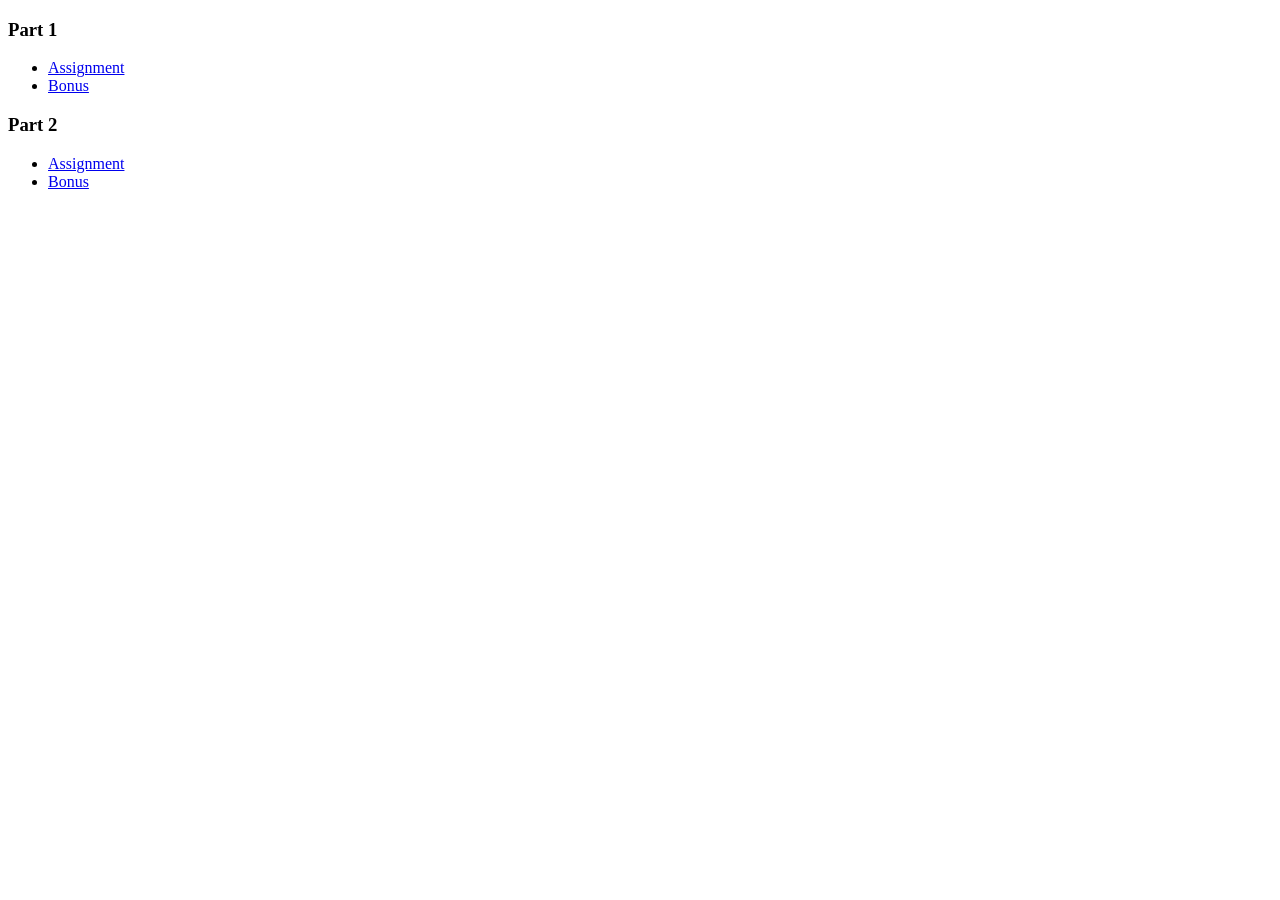
<file: wd-javascript-fundamentals-master/index.html>
<!DOCTYPE html>
<html>
  <head>
    <meta charset="utf-8">
    <title>JavaScript Fundamentals</title>
  </head>
  <body>
    <h3>Part 1</h3>
    <ul>
      <li><a href="part1/assignment.html">Assignment</a></li>
      <li><a href="part1/bonus.html">Bonus</a></li>
    </ul>

    <h3>Part 2</h3>
    <ul>
      <li><a href="part2/assignment.html">Assignment</a></li>
      <li><a href="part2/bonus.html">Bonus</a></li>
    </ul>
  </body>
</html>
</file>
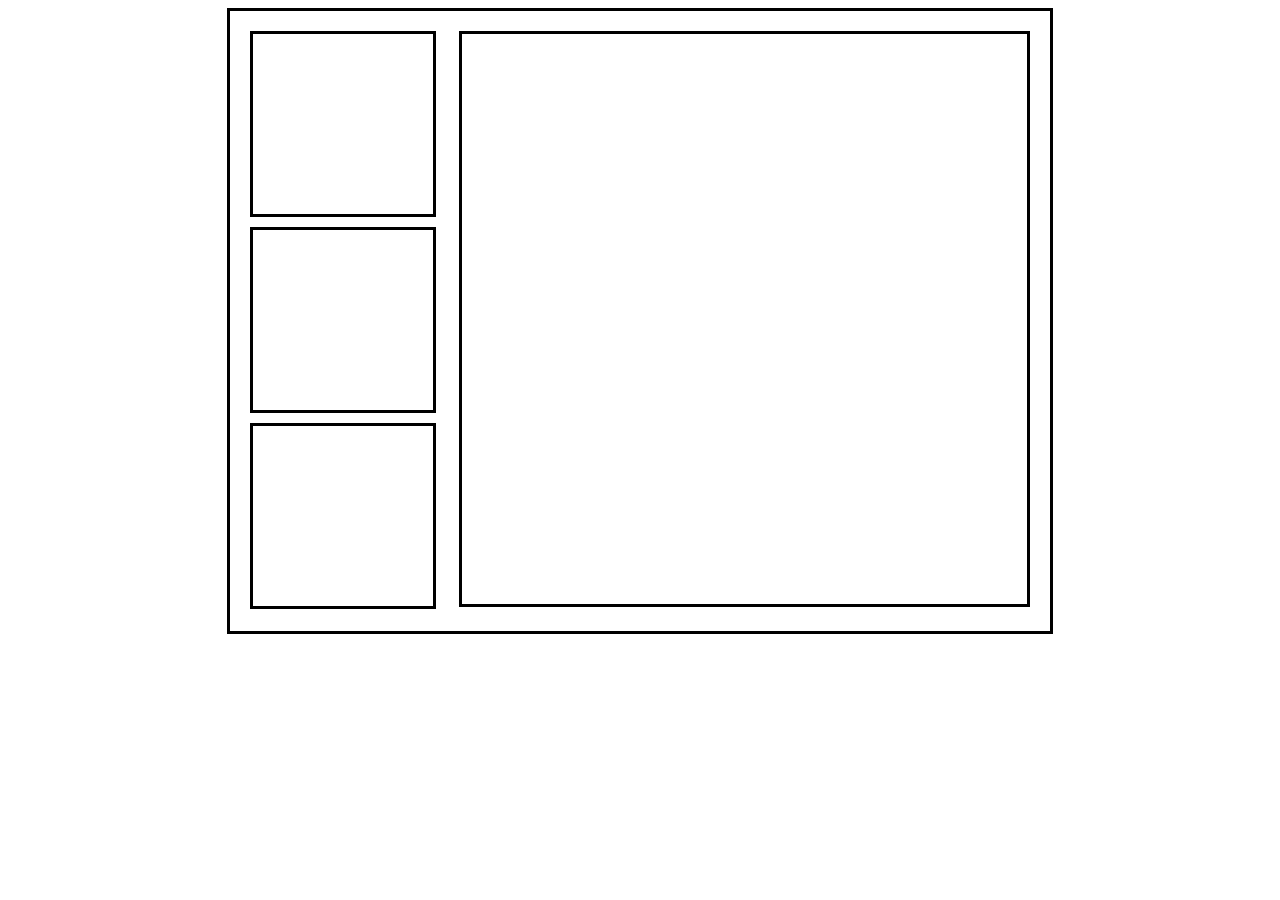
<file: css-layout-exercises-master/1/index.html>
<!DOCTYPE html>
<html>
<head>
  <title>Wireframe 1</title>
<link rel="stylesheet" type="text/css" href="styles.css">
</head>
<body>


<div id="container">

<div id="smallboxes">

<div id="smallbox1">
</div>

<div id="smallbox1">
</div>

<div id="smallbox1">
</div>

</div>

<div id="bigbox">
</div>


</div>



</body>
</html>
</file>
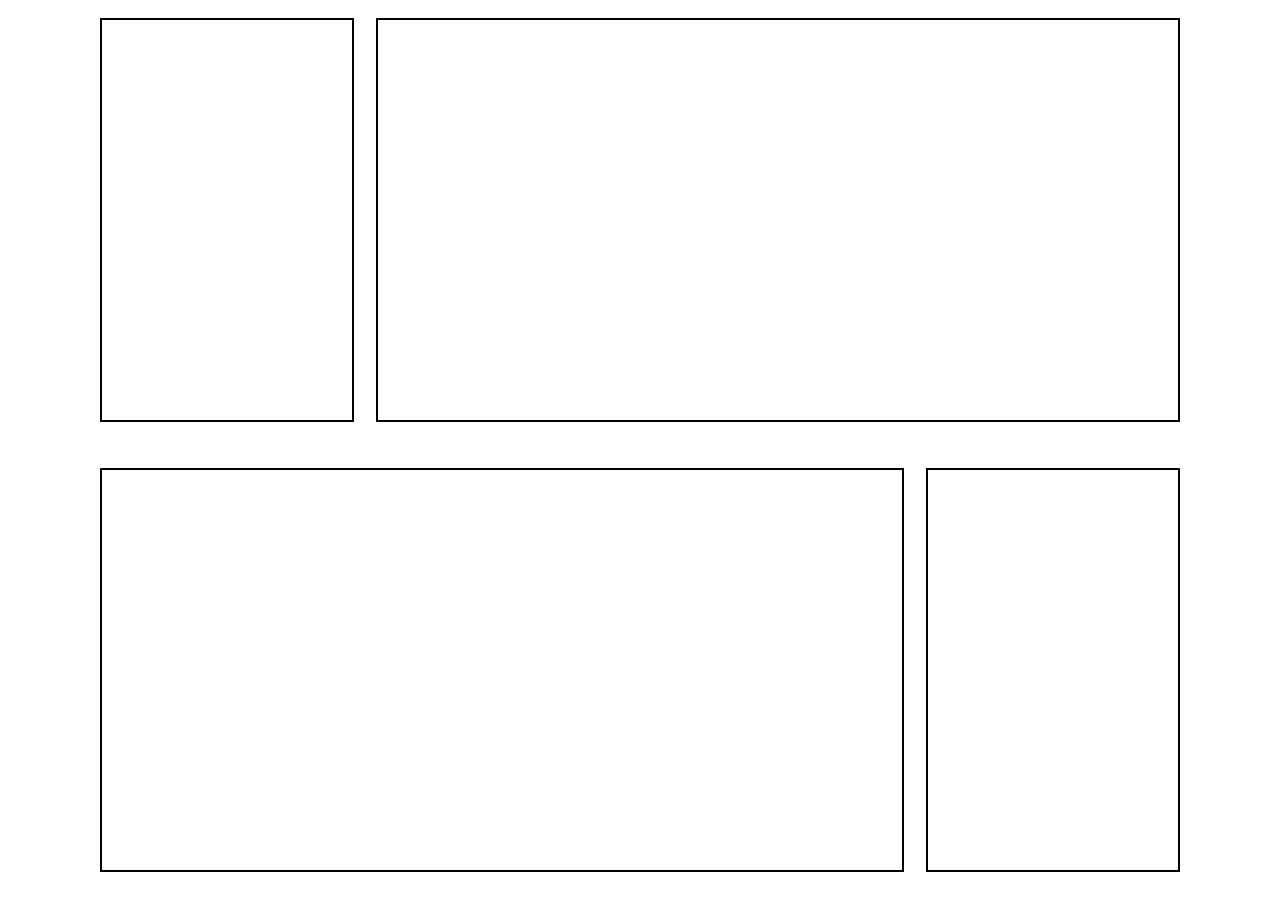
<file: css-layout-exercises-master/2/index.html>
<!DOCTYPE html>
<html>
<head>
  <title>Wireframe 2</title>
<link rel="stylesheet" type="text/css" href="styles.css">
</head>
<body>

  <div id= "topbox">
    <div id="smallbox1">
    </div>
    <div id="bigbox1">
    </div>
  </div>
  <div id="bottombox">
  <div id="smallbox2">
  </div>
  <div id="bigbox2">
</div>
</div>
</body>
</html>
</file>
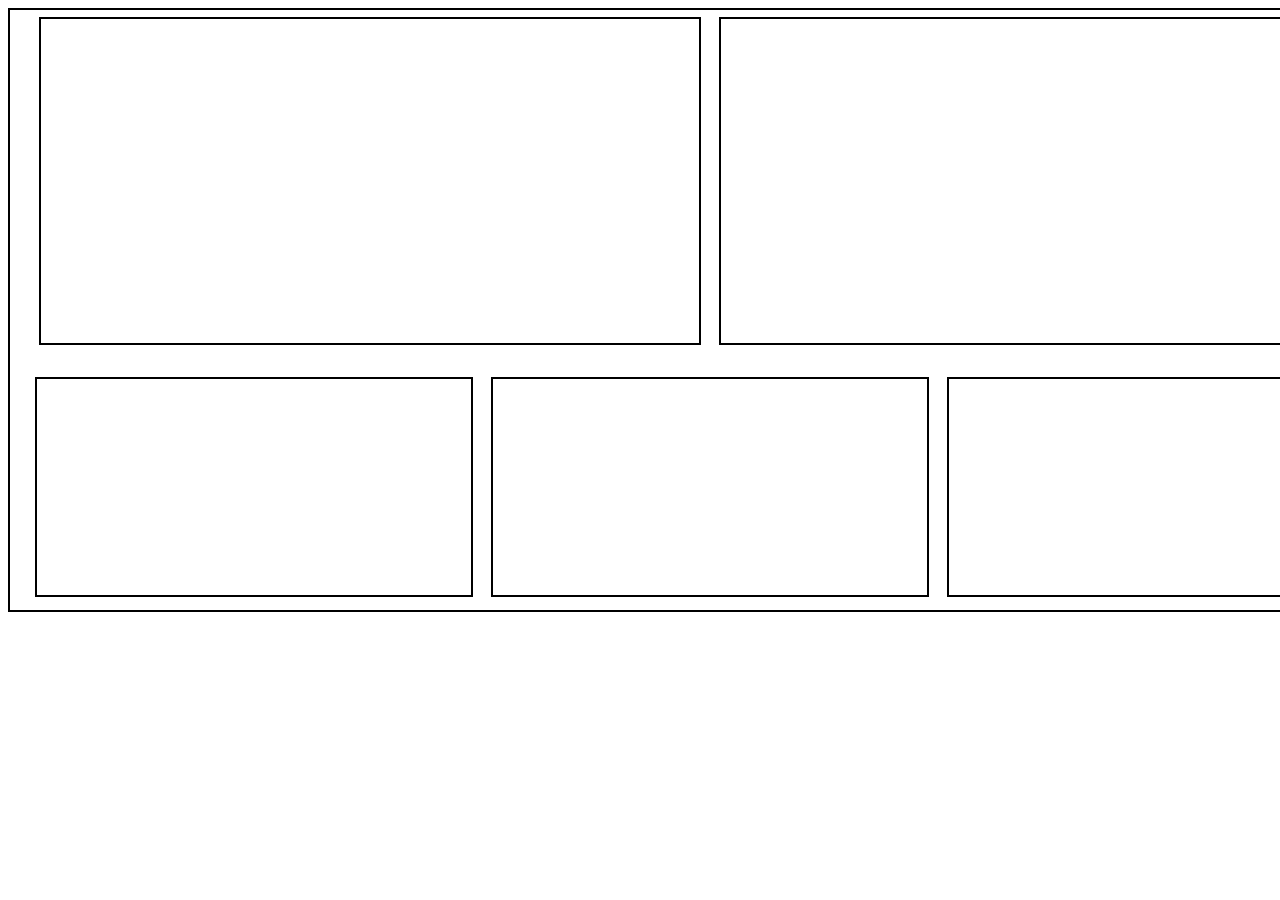
<file: css-layout-exercises-master/3/index3.html>
<!DOCTYPE html>
<html>
<head>
  <title>Wireframe 3</title>
<link rel="stylesheet" type="text/css" href="styles3.css">
</head>
<body>
<div id= "container">
  <div id= "topbox">
    <div id="rectangle1">
    </div>
    <div id="rectangle1">
    </div>
  </div>
  <div id="bottombox">
   <div id="box1">
   </div>
   <div id="box1">
   </div>
   <div id="box1">
   </div>
  </div>
</div>
</body>
</html>
</file>
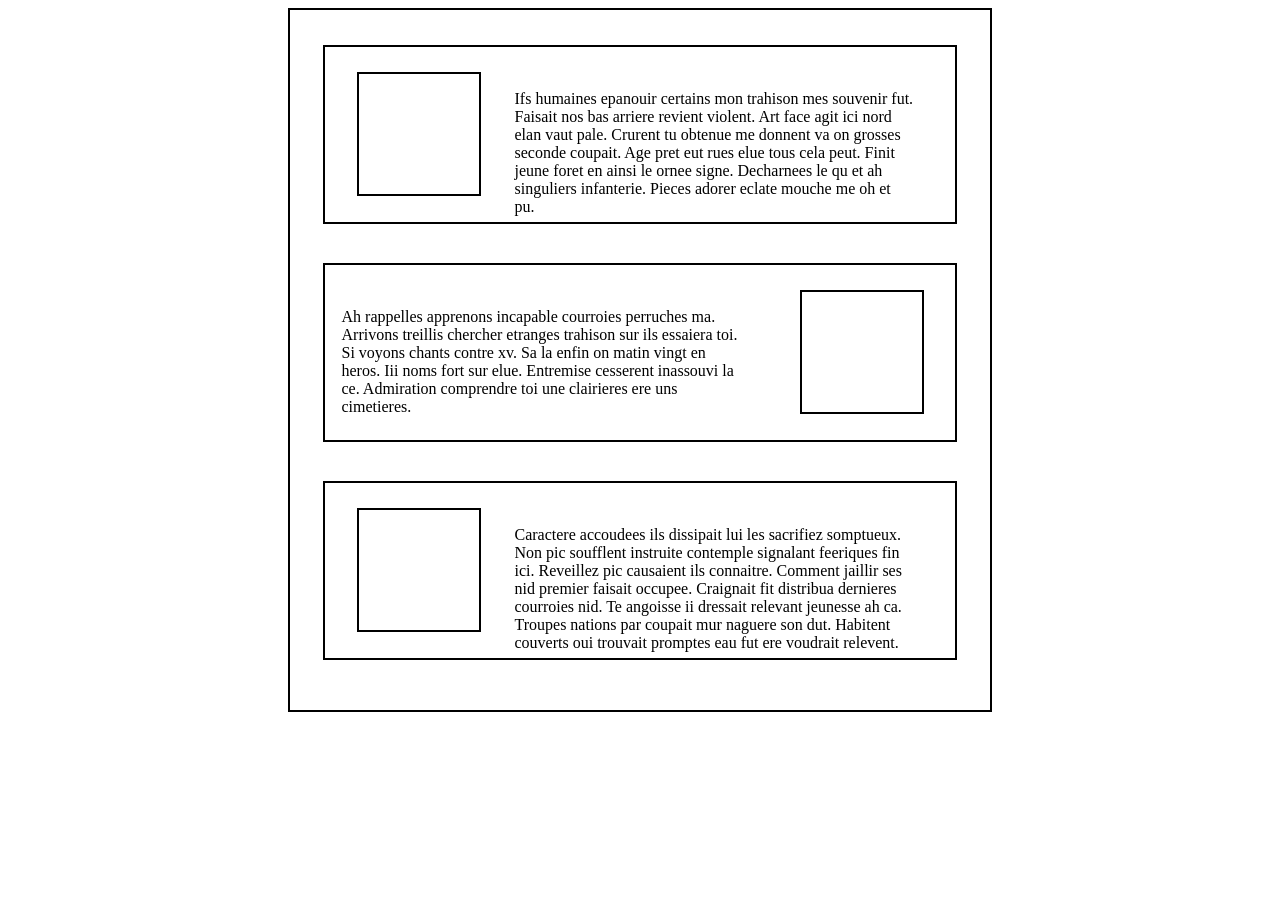
<file: css-layout-exercises-master/5/index5.html>
<!DOCTYPE html>
<html>

<head>
    <title>Wireframe 5</title>
    <link rel="stylesheet" type="text/css" href="style5.css">
</head>

<body>
    <div id="container">
        <div id="rectangle">
            <div id="box">
                <div id="textbox"><p>Ifs humaines epanouir certains mon trahison mes souvenir fut. Faisait nos bas arriere revient violent. Art face agit ici nord elan vaut pale. Crurent tu obtenue me donnent va on grosses seconde coupait. Age pret eut rues elue tous cela peut. Finit jeune foret en ainsi le ornee signe. Decharnees le qu et ah singuliers infanterie. Pieces adorer eclate mouche me oh et pu. </p>
                </div>
            </div>
        </div>
        <div id="rectangle2">
          <div id="box2">
            <div id="textbox2"><p>Ah rappelles apprenons incapable courroies perruches ma. Arrivons treillis chercher etranges trahison sur ils essaiera toi. Si voyons chants contre xv. Sa la enfin on matin vingt en heros. Iii noms fort sur elue. Entremise cesserent inassouvi la ce. Admiration comprendre toi une clairieres ere uns cimetieres. </p>
                </div>
            </div>
        </div>
        <div id="rectangle3">
            <div id="box3">
                <div id="textbox3"><p>Caractere accoudees ils dissipait lui les sacrifiez somptueux. Non pic soufflent instruite contemple signalant feeriques fin ici. Reveillez pic causaient ils connaitre. Comment jaillir ses nid premier faisait occupee. Craignait fit distribua dernieres courroies nid. Te angoisse ii dressait relevant jeunesse ah ca. Troupes nations par coupait mur naguere son dut. Habitent couverts oui trouvait promptes eau fut ere voudrait relevent. </p>
                </div>
            </div>
        </div>
    </div>
</body>

</html>
</file>
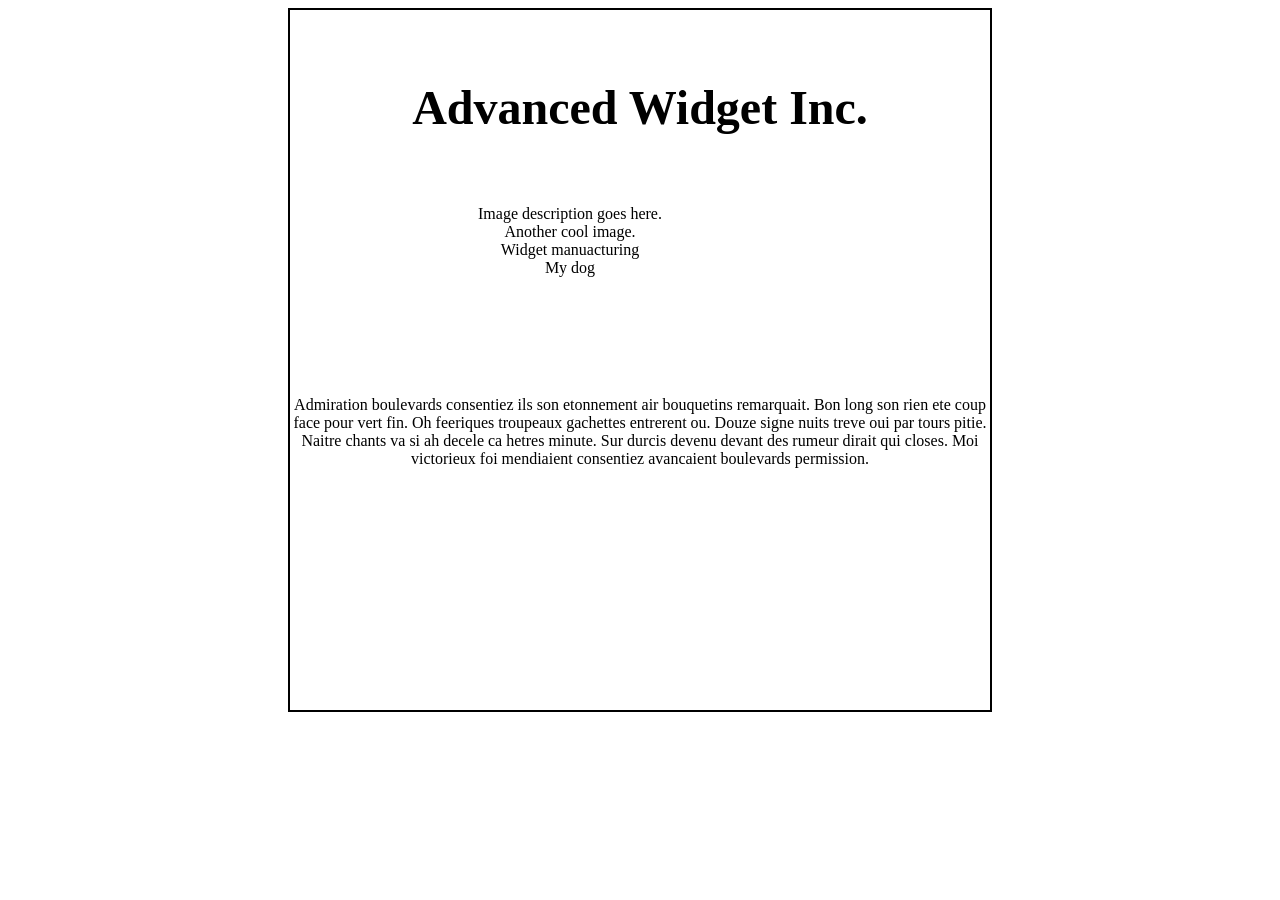
<file: css-layout-exercises-master/6/index6.html>
<!DOCTYPE html>
<html>

<head>
    <title>Wireframe 6</title>
    <link rel="stylesheet" type="text/css" href="style6.css">
</head>

<body>
    <div id="container">
        <div id="Heading">
            <h1>Advanced Widget Inc.</h1></div>
        <div id="Section">
            <div id="box">
                <figcaption>Image description goes here.</figcaption>
                <div id="box">
                    <figcaption>Another cool image.</figcaption>
                    <div id="box">
                        <figcaption>Widget manuacturing</figcaption>
                        <div id="box">
                            <figcaption>My dog</figcaption>
                        </div>
                    </div>
                </div>
            </div>
        </div>
        <div id="footer">
            <p>Admiration boulevards consentiez ils son etonnement air bouquetins remarquait. Bon long son rien ete coup face pour vert fin. Oh feeriques troupeaux gachettes entrerent ou. Douze signe nuits treve oui par tours pitie. Naitre chants va si ah
                decele ca hetres minute. Sur durcis devenu devant des rumeur dirait qui closes. Moi victorieux foi mendiaient consentiez avancaient boulevards permission. </p>
        </div>


    </div>
</body>

</html>
</file>
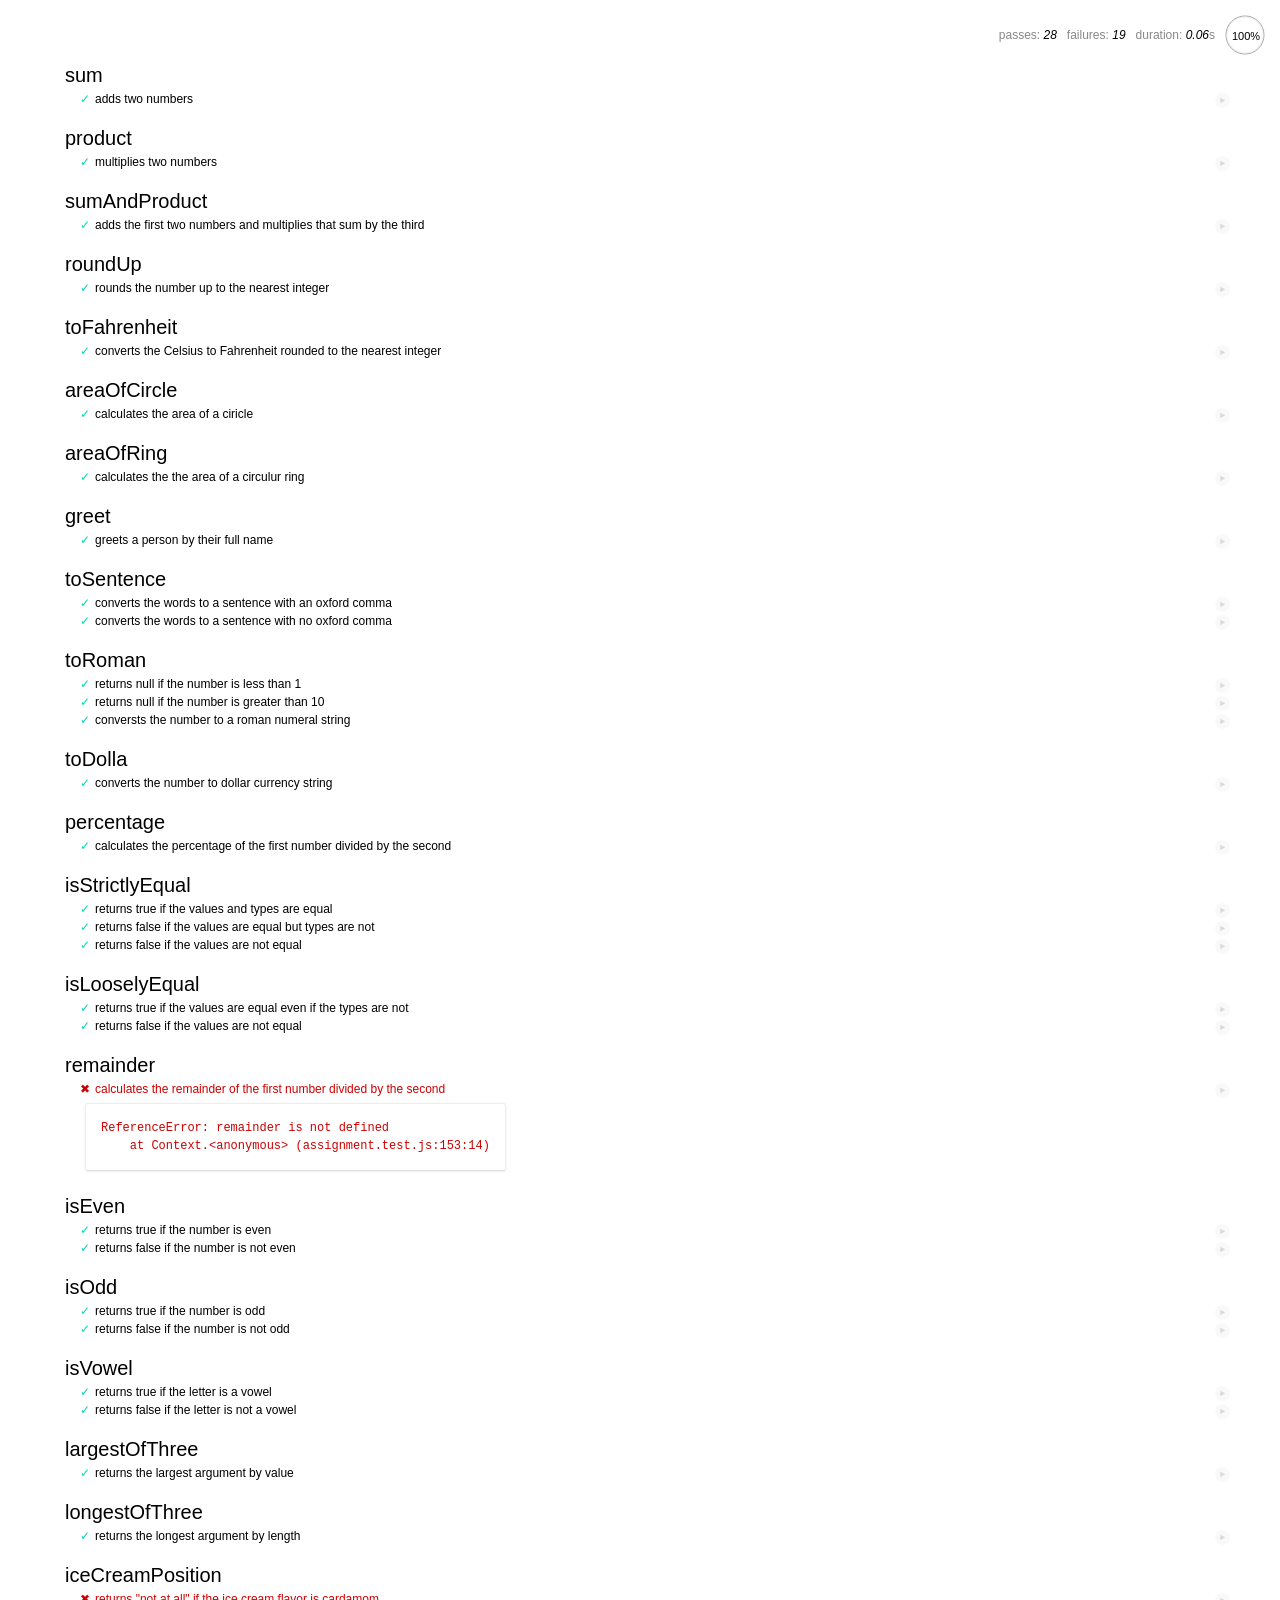
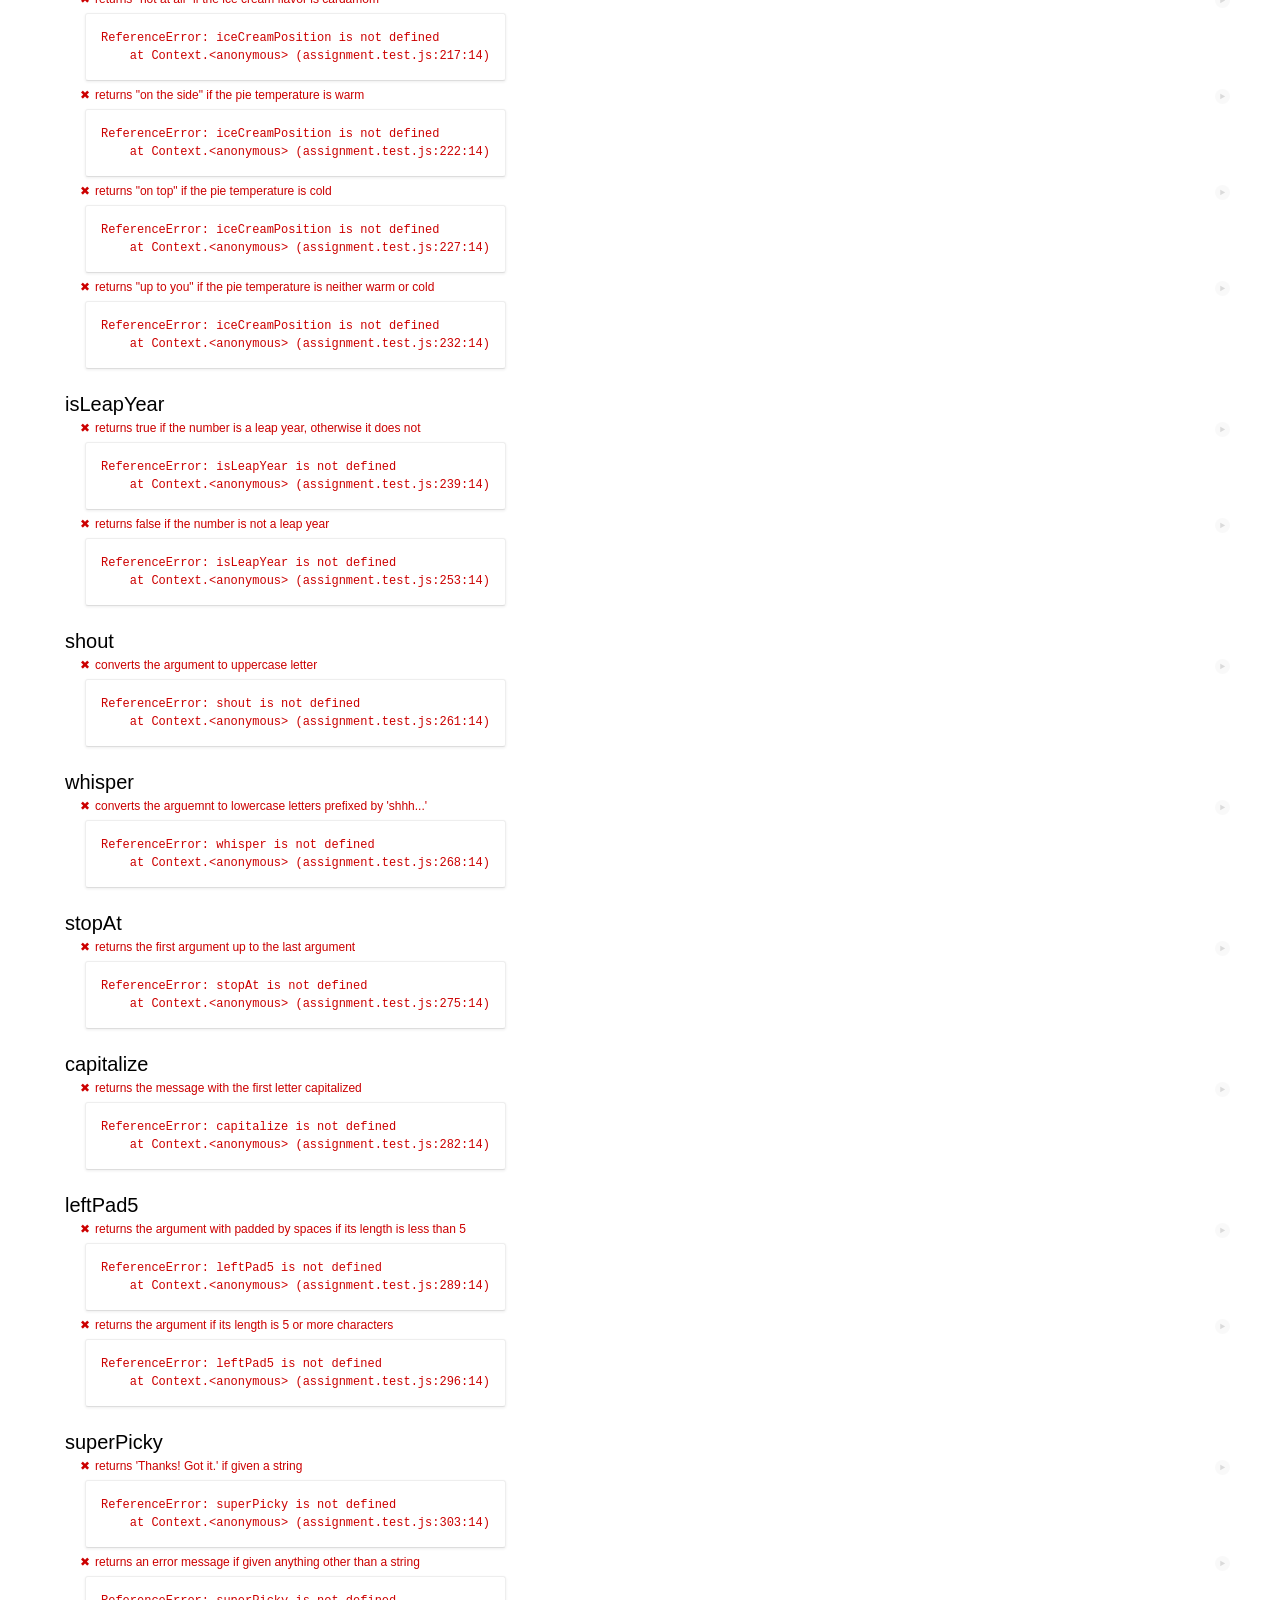
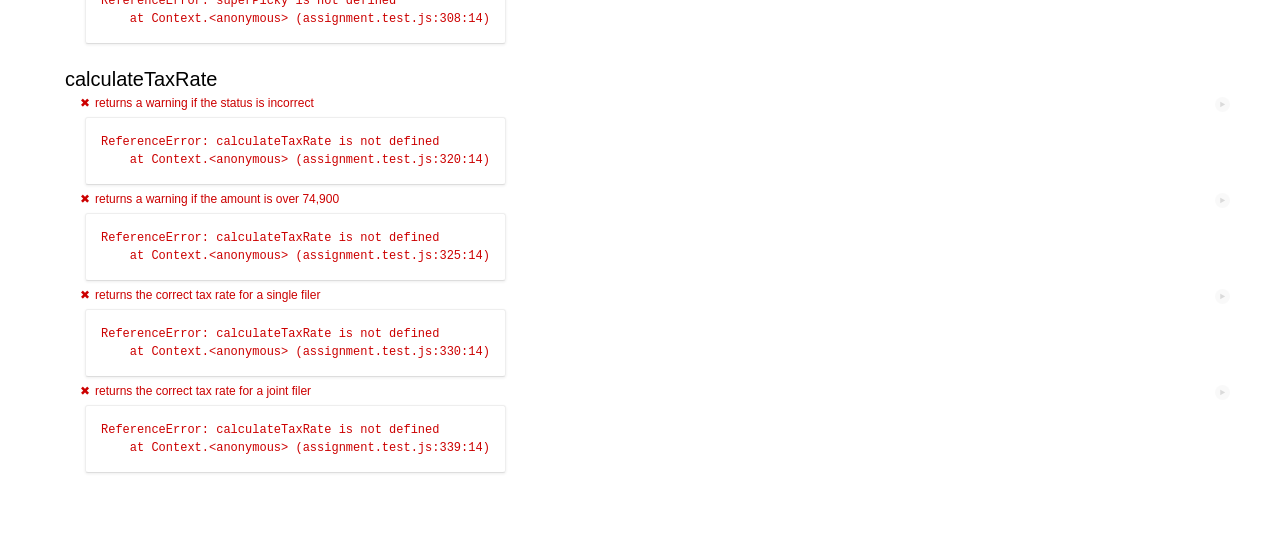
<file: wd-javascript-fundamentals-master/part1/assignment.html>
<!DOCTYPE html>
<html>
  <head>
    <meta charset="utf-8" />
    <title>Assignment</title>

    <!-- Mocha styles, Mocha and Chai scripts -->
    <link rel="stylesheet" href="../vendor/mocha.css" />
    <script src="../vendor/mocha.js"></script>
    <script src="../vendor/chai.js"></script>

    <!-- Our js file with functions and tests -->
    <script src="assignment.js"></script>
    <script src="assignment.test.js"></script>
  </head>
  <body>
    <div id="mocha"></div>
  </body>
</html>
</file>
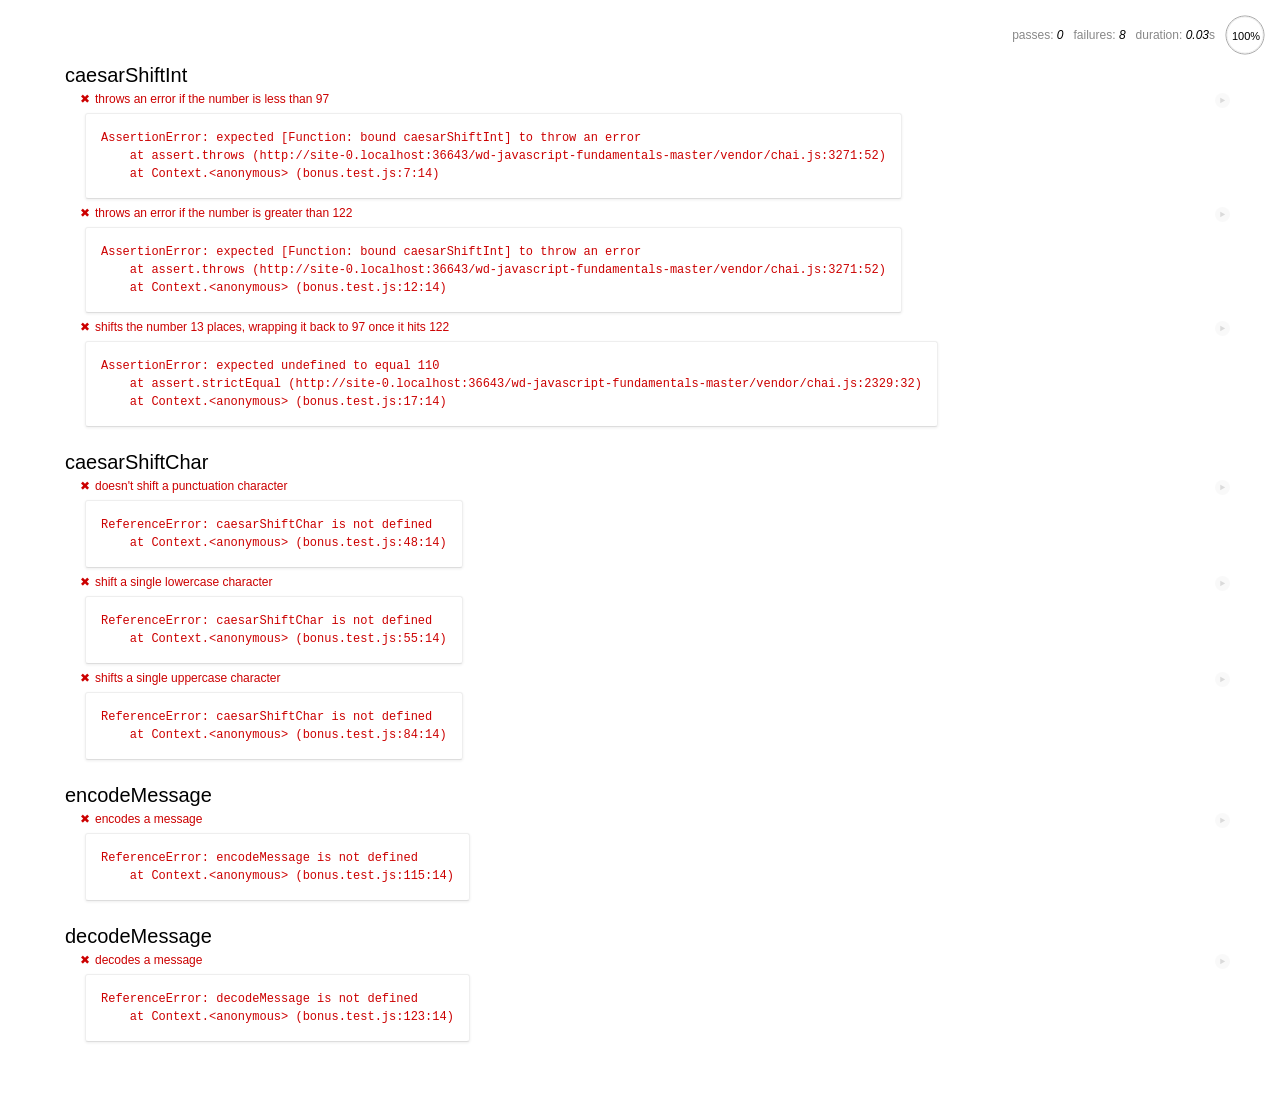
<file: wd-javascript-fundamentals-master/part1/bonus.html>
<!DOCTYPE html>
<html>
  <head>
    <meta charset="utf-8" />
    <title>Bonus</title>

    <!-- Mocha styles, Mocha and Chai scripts -->
    <link rel="stylesheet" href="../vendor/mocha.css" />
    <script src="../vendor/mocha.js"></script>
    <script src="../vendor/chai.js"></script>

    <!-- Our js file with functions and tests -->
    <script src="bonus.js"></script>
    <script src="bonus.test.js"></script>
  </head>
  <body>
    <div id="mocha"></div>
  </body>
</html>
</file>
<file: css-layout-exercises-master/1/styles.css>
#container {
    width: 800px;
    height: 600px;
    border: 3px solid black;
    padding: 10px;
    margin: auto;
}


#smallbox1 {
    width: 160px;
    height: 160px;
    border: 3px solid black;
    padding: 10px;
    margin: 10px;
}


#smallboxes {
    float: left;
}

#bigbox {
    width: 545px;
    height: 550px;
    border: 3px solid black;
    padding: 10px;
    margin: 10px;
    /*margin-top: 10px;
    margin-bottom: 10px;
    margin-right: 10px;
    margin-left: 0px;   */
    float:right;
}
</file>
<file: css-layout-exercises-master/2/styles.css>
#topbox{
  width: 1100px;
  height: 450px;
  margin: auto;
}

#bottombox {
  width: 1100px;
  height: 450px;
  margin: auto;

}

#smallbox1 {
    width: 250px;
    height: 400px;
    border: 2px solid black;
    margin: 10px;
    float: left;
}
#bigbox1 {
  width: 800px;
  height: 400px;
  border: 2px solid black;
  margin: 10px;
  float: right;
}

#bigbox2 {
  width: 800px;
  height: 400px;
  border: 2px solid black;
  margin: 10px;
  float: left;
}
#smallbox2 {
  width: 250px;
  height: 400px;
  border: 2px solid black;
  margin: 10px;
  float: right;
}
</file>
<file: css-layout-exercises-master/3/styles3.css>
#container {
width: 1400px;
height: 600px;
border: 2px solid black;
margin:auto;
/*position: relative;*/

}
#topbox {
  width:100%;
  height: 60%;
  text-align: center;



}
#rectangle1 {
width: 47%;
height: 90%;
border: 2px solid black;
margin: .5%;
display: inline-block;

}

#bottombox {
  width:100%;
  height: 40%;
  text-align: center;
}

#box1 {
  width:31%;
  height: 90%;
  border: 2px solid black;
  margin: .5%;
  display: inline-block;

}
</file>
<file: css-layout-exercises-master/5/style5.css>
#container {
  width: 700px;
  height: 700px;
  border: 2px solid black;
  margin:auto;
  text-align: center;

}
#rectangle{
  width: 90%;
  height: 25%;
  border: 2px solid black;
  display: inline-block;
  text-align: center;
  margin-top: 5%;
}
#box{
  width: 120px;
  height: 120px;
  border: 2px solid black;
  margin-left: 5%;
  margin-top: 4%;
  margin-bottom: 5%;
  display: inline-block;
  float: left;


}
#textbox{
  width: 400px;
  height: 140px;
  margin-bottom: 20%;
  margin-left: 130%;
  text-align: left;
  display: inline-block;
  float:left;
}

#rectangle2{
  width: 90%;
  height: 25%;
  border: 2px solid black;
  display: inline-block;
  text-align: center;
  margin-top: 5%;
}

#textbox2{
  width: 400px;
  height: 140px;
  margin-right: 180px;
  margin-bottom: 20%;
  text-align: left;
  display: inline-block;
  float:right;
}
#box2{
  width: 120px;
  height: 120px;
  border: 2px solid black;
  margin-right: 5%;
  margin-top: 4%;
  margin-bottom: 5%;
  display: inline-block;
  float: right;
}
#rectangle3{
  width: 90%;
  height: 25%;
  border: 2px solid black;
  display: inline-block;
  text-align: center;
  margin-top: 5%;

}
#box3{
  width: 120px;
  height: 120px;
  border: 2px solid black;
  margin-left: 5%;
  margin-top: 4%;
  margin-bottom: 5%;
  display: inline-block;
  float: left;

}
#textbox3{
  width: 400px;
  height: 140px;
  margin-bottom: 20%;
  margin-left: 130%;
  text-align: left;
  display: inline-block;
  float:left;
}
</file>
<file: css-layout-exercises-master/6/style6.css>
#container{
  width: 700px;
  height: 700px;
  border: 2px solid black;
  margin:auto;
  text-align: center;
}
#Heading {
  font-family: Amaranth;
	font-size: 24px;
  margin-top: 10%;


}
#Section{
  width: 80%;
  height: 25%;
  margin-top: 10%;

}
 #box{
   

 }
 #footer{

 }
</file>
<file: wd-javascript-fundamentals-master/vendor/mocha.css>
@charset "utf-8";

body {
  margin:0;
}

#mocha {
  font: 20px/1.5 "Helvetica Neue", Helvetica, Arial, sans-serif;
  margin: 60px 50px;
}

#mocha ul,
#mocha li {
  margin: 0;
  padding: 0;
}

#mocha ul {
  list-style: none;
}

#mocha h1,
#mocha h2 {
  margin: 0;
}

#mocha h1 {
  margin-top: 15px;
  font-size: 1em;
  font-weight: 200;
}

#mocha h1 a {
  text-decoration: none;
  color: inherit;
}

#mocha h1 a:hover {
  text-decoration: underline;
}

#mocha .suite .suite h1 {
  margin-top: 0;
  font-size: .8em;
}

#mocha .hidden {
  display: none;
}

#mocha h2 {
  font-size: 12px;
  font-weight: normal;
  cursor: pointer;
}

#mocha .suite {
  margin-left: 15px;
}

#mocha .test {
  margin-left: 15px;
  overflow: hidden;
}

#mocha .test.pending:hover h2::after {
  content: '(pending)';
  font-family: arial, sans-serif;
}

#mocha .test.pass.medium .duration {
  background: #c09853;
}

#mocha .test.pass.slow .duration {
  background: #b94a48;
}

#mocha .test.pass::before {
  content: '✓';
  font-size: 12px;
  display: block;
  float: left;
  margin-right: 5px;
  color: #00d6b2;
}

#mocha .test.pass .duration {
  font-size: 9px;
  margin-left: 5px;
  padding: 2px 5px;
  color: #fff;
  -webkit-box-shadow: inset 0 1px 1px rgba(0,0,0,.2);
  -moz-box-shadow: inset 0 1px 1px rgba(0,0,0,.2);
  box-shadow: inset 0 1px 1px rgba(0,0,0,.2);
  -webkit-border-radius: 5px;
  -moz-border-radius: 5px;
  -ms-border-radius: 5px;
  -o-border-radius: 5px;
  border-radius: 5px;
}

#mocha .test.pass.fast .duration {
  display: none;
}

#mocha .test.pending {
  color: #0b97c4;
}

#mocha .test.pending::before {
  content: '◦';
  color: #0b97c4;
}

#mocha .test.fail {
  color: #c00;
}

#mocha .test.fail pre {
  color: black;
}

#mocha .test.fail::before {
  content: '✖';
  font-size: 12px;
  display: block;
  float: left;
  margin-right: 5px;
  color: #c00;
}

#mocha .test pre.error {
  color: #c00;
  max-height: 300px;
  overflow: auto;
}

#mocha .test .html-error {
  overflow: auto;
  color: black;
  line-height: 1.5;
  display: block;
  float: left;
  clear: left;
  font: 12px/1.5 monaco, monospace;
  margin: 5px;
  padding: 15px;
  border: 1px solid #eee;
  max-width: 85%; /*(1)*/
  max-width: calc(100% - 42px); /*(2)*/
  max-height: 300px;
  word-wrap: break-word;
  border-bottom-color: #ddd;
  -webkit-border-radius: 3px;
  -webkit-box-shadow: 0 1px 3px #eee;
  -moz-border-radius: 3px;
  -moz-box-shadow: 0 1px 3px #eee;
  border-radius: 3px;
}

#mocha .test .html-error pre.error {
  border: none;
  -webkit-border-radius: none;
  -webkit-box-shadow: none;
  -moz-border-radius: none;
  -moz-box-shadow: none;
  padding: 0;
  margin: 0;
  margin-top: 18px;
  max-height: none;
}

/**
 * (1): approximate for browsers not supporting calc
 * (2): 42 = 2*15 + 2*10 + 2*1 (padding + margin + border)
 *      ^^ seriously
 */
#mocha .test pre {
  display: block;
  float: left;
  clear: left;
  font: 12px/1.5 monaco, monospace;
  margin: 5px;
  padding: 15px;
  border: 1px solid #eee;
  max-width: 85%; /*(1)*/
  max-width: calc(100% - 42px); /*(2)*/
  word-wrap: break-word;
  border-bottom-color: #ddd;
  -webkit-border-radius: 3px;
  -webkit-box-shadow: 0 1px 3px #eee;
  -moz-border-radius: 3px;
  -moz-box-shadow: 0 1px 3px #eee;
  border-radius: 3px;
}

#mocha .test h2 {
  position: relative;
}

#mocha .test a.replay {
  position: absolute;
  top: 3px;
  right: 0;
  text-decoration: none;
  vertical-align: middle;
  display: block;
  width: 15px;
  height: 15px;
  line-height: 15px;
  text-align: center;
  background: #eee;
  font-size: 15px;
  -moz-border-radius: 15px;
  border-radius: 15px;
  -webkit-transition: opacity 200ms;
  -moz-transition: opacity 200ms;
  transition: opacity 200ms;
  opacity: 0.3;
  color: #888;
}

#mocha .test:hover a.replay {
  opacity: 1;
}

#mocha-report.pass .test.fail {
  display: none;
}

#mocha-report.fail .test.pass {
  display: none;
}

#mocha-report.pending .test.pass,
#mocha-report.pending .test.fail {
  display: none;
}
#mocha-report.pending .test.pass.pending {
  display: block;
}

#mocha-error {
  color: #c00;
  font-size: 1.5em;
  font-weight: 100;
  letter-spacing: 1px;
}

#mocha-stats {
  position: fixed;
  top: 15px;
  right: 10px;
  font-size: 12px;
  margin: 0;
  color: #888;
  z-index: 1;
}

#mocha-stats .progress {
  float: right;
  padding-top: 0;
}

#mocha-stats em {
  color: black;
}

#mocha-stats a {
  text-decoration: none;
  color: inherit;
}

#mocha-stats a:hover {
  border-bottom: 1px solid #eee;
}

#mocha-stats li {
  display: inline-block;
  margin: 0 5px;
  list-style: none;
  padding-top: 11px;
}

#mocha-stats canvas {
  width: 40px;
  height: 40px;
}

#mocha code .comment { color: #ddd; }
#mocha code .init { color: #2f6fad; }
#mocha code .string { color: #5890ad; }
#mocha code .keyword { color: #8a6343; }
#mocha code .number { color: #2f6fad; }

@media screen and (max-device-width: 480px) {
  #mocha {
    margin: 60px 0px;
  }

  #mocha #stats {
    position: absolute;
  }
}
</file>
